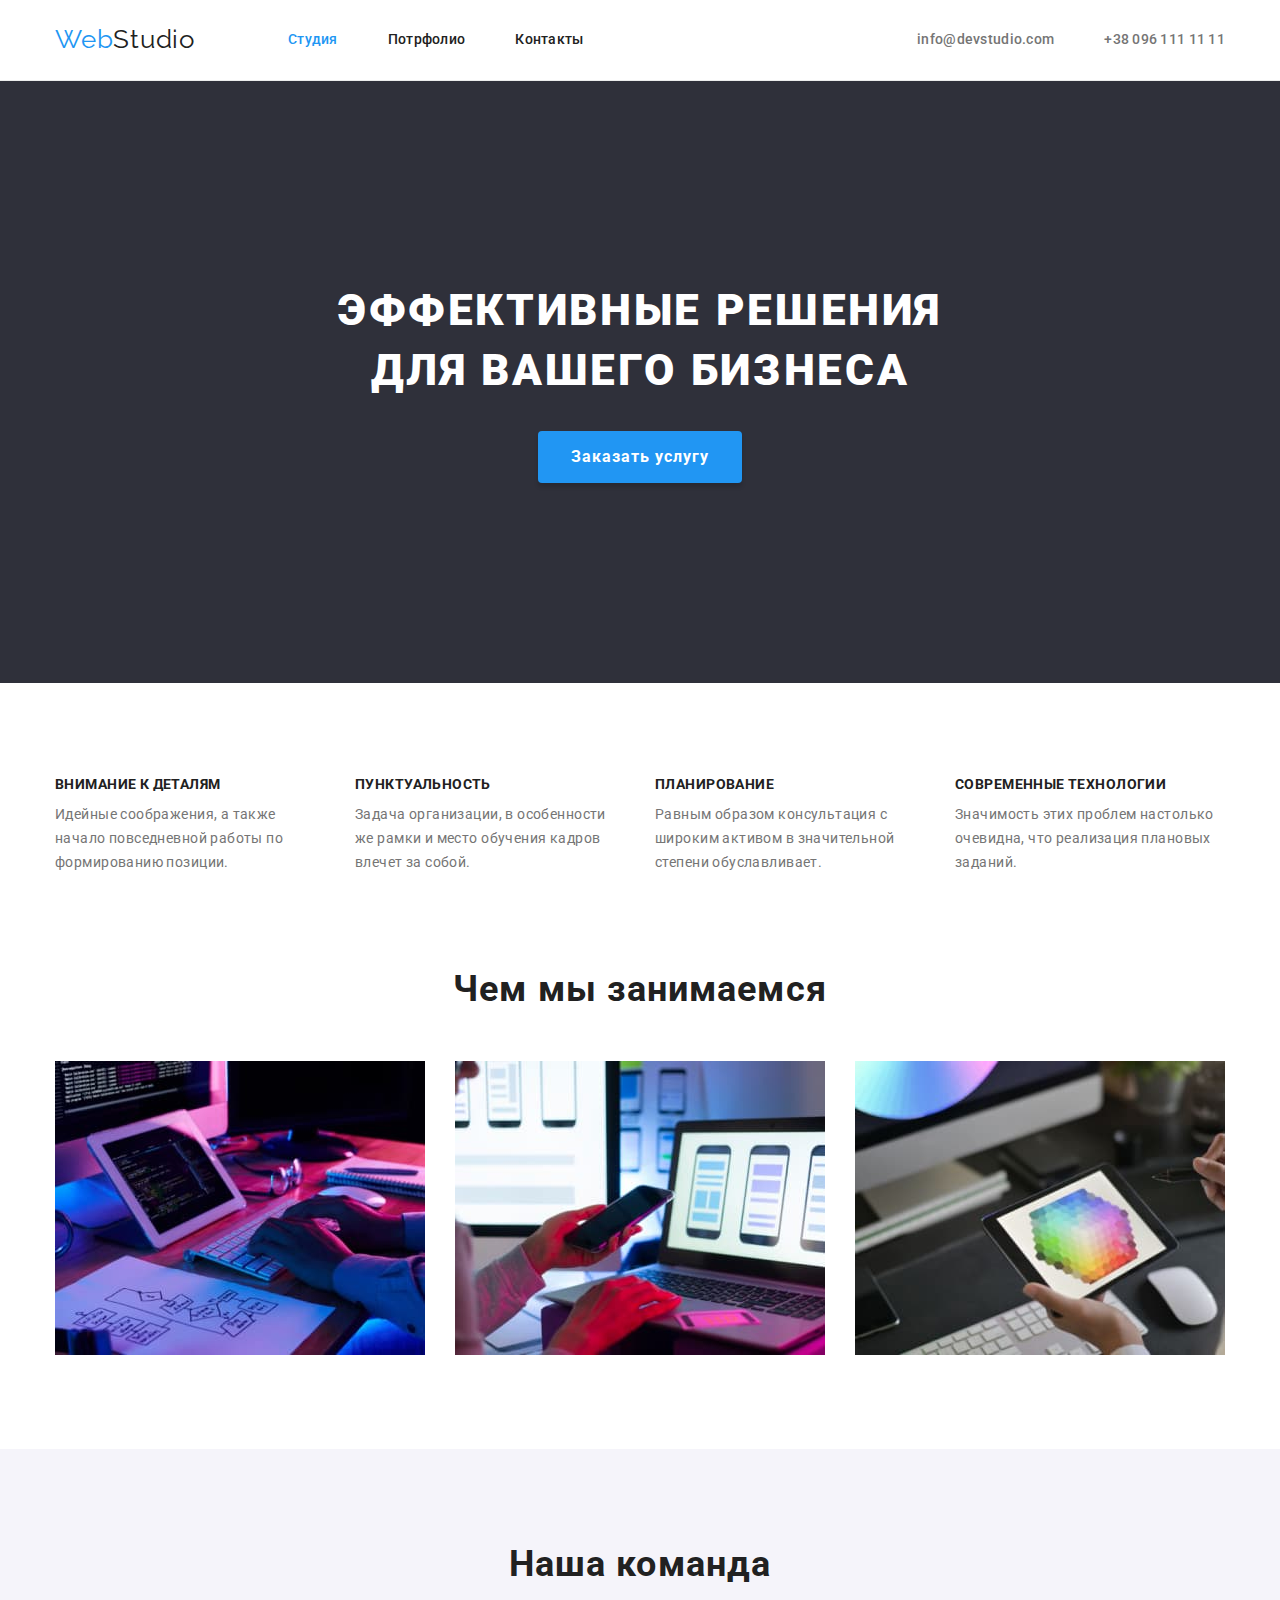
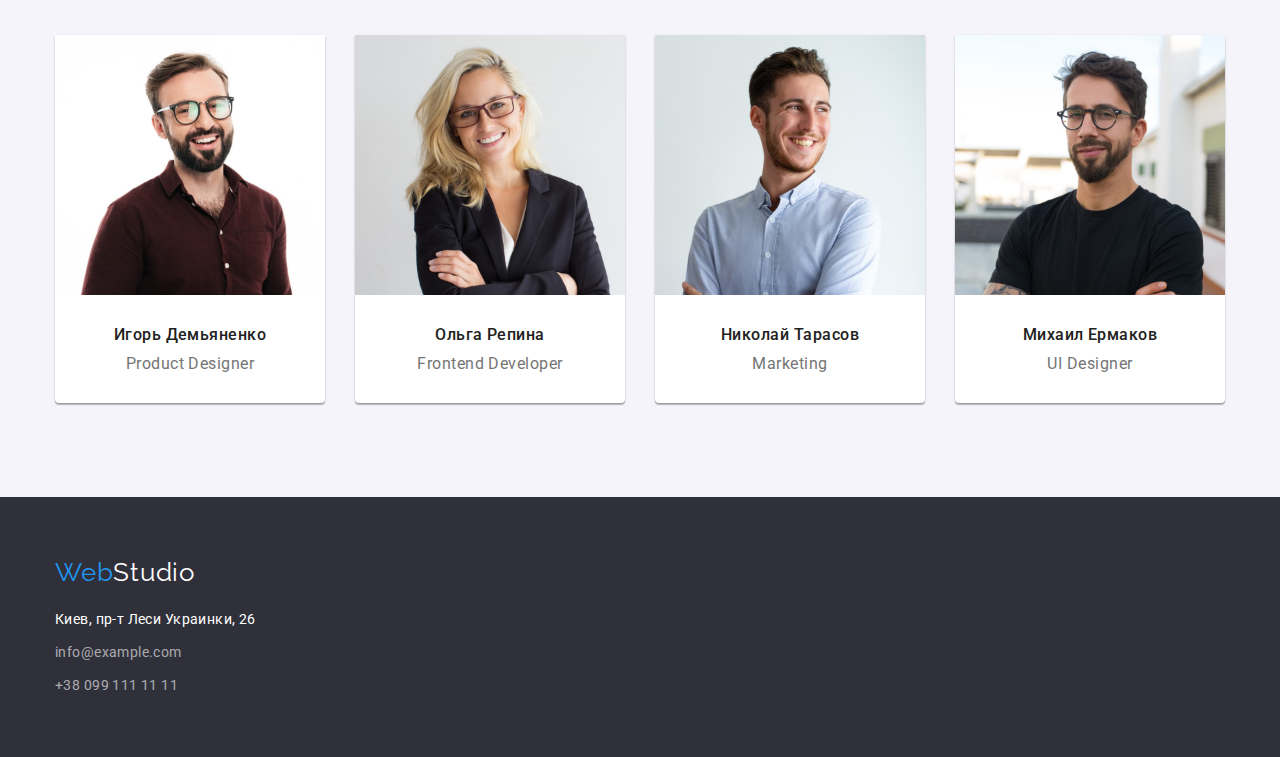
<file: index.html>
<!DOCTYPE html>
<html lang="ru">

<head>
    <meta charset="UTF-8" />
    <meta http-equiv="X-UA-Compatible" content="IE=edge" />
    <meta name="viewport" content="width=device-width, initial-scale=1.0" />
    <title>Studio</title>
    <link rel="preconnect" href="https://fonts.googleapis.com" />
    <link rel="preconnect" href="https://fonts.gstatic.com" crossorigin />
    <link href="https://fonts.googleapis.com/css2?family=Raleway:wght@700&family=Roboto:wght@400;500;700;900&display=swap" rel="stylesheet" />
    <link rel="stylesheet" href="https://cdnjs.cloudflare.com/ajax/libs/modern-normalize/1.1.0/modern-normalize.min.css" />
    <link rel="stylesheet" href="./css/styles.css" />
</head>

<body class="page">
    <!--Хедер-->
    <header class="header">
        <div class="conteiner">
            <nav class="header-nav">
                <ul class="header-list list">
                    <li class="header-item">
                        <a href="/" class="logo"><span class="first-logo">Web</span><span class="second-logo">Studio</span></a
              >
            </li>
            <li class="header-item">
              <a href="./index.html" class="header-link current">Студия</a>
                    </li>
                    <li class="header-item">
                        <a href="./portfolio.html" class="header-link">Потрфолио</a>
                    </li>
                    <li class="header-item">
                        <a href="#" class="header-link">Контакты</a>
                    </li>
                </ul>
            </nav>
            <ul class="header-list list">
                <li class="header-item">
                    <a href="mailto:info@devstudio.com" class="header-link mail">info@devstudio.com</a>
                </li>
                <li class="header-item">
                    <a href="tel:+380961111111" class="header-link tel">+38 096 111 11 11</a>
                </li>
            </ul>
        </div>
    </header>
    <main>
        <!--Охотник-->
        <section class="hunter section">
            <div class="conteiner">
                <h1 class="hunter-text">Эффективные решения для вашего бизнеса</h1>
                <button type="button" class="hunter-btn">Заказать услугу</button>
            </div>
        </section>
        <!--Преимущества-->
        <section class="advantage section">
            <div class="conteiner">
                <h2 class="advantage-title visually-hidden">Преимущества</h2>

                <ul class="advantage-list list">
                    <li class="advantage-item">
                        <h3 class="advantage-quality">Внимание к деталям</h3>
                        <p class="advantage-text">
                            Идейные соображения, а также начало повседневной работы по формированию позиции.
                        </p>
                    </li>
                    <li class="advantage-item">
                        <h3 class="advantage-quality">Пунктуальность</h3>
                        <p class="advantage-text">
                            Задача организации, в особенности же рамки и место обучения кадров влечет за собой.
                        </p>
                    </li>
                    <li class="advantage-item">
                        <h3 class="advantage-quality">Планирование</h3>
                        <p class="advantage-text">
                            Равным образом консультация с широким активом в значительной степени обуславливает.
                        </p>
                    </li>
                    <li class="advantage-item">
                        <h3 class="advantage-quality">Современные технологии</h3>
                        <p class="advantage-text">
                            Значимость этих проблем настолько очевидна, что реализация плановых заданий.
                        </p>
                    </li>
                </ul>
            </div>
        </section>
        <!--Чем мы занимаемся-->
        <section class="our-work section">
            <div class="conteiner">
                <h2 class="our-work-title">Чем мы занимаемся</h2>
                <ul class="our-work-list list">
                    <li class="our-work-item">
                        <img src="./images/pc.jpg" alt="работа за компьютером" width="370" />
                    </li>
                    <li class="our-work-item">
                        <img src="./images/notebook.jpg" alt="работа за ноутбуком" width="370" />
                    </li>
                    <li class="our-work-item">
                        <img src="./images/tablet.jpg" alt="работа с планшетом" width="370" />
                    </li>
                </ul>
            </div>
        </section>
        <!--Наша команда-->
        <section class="workers section">
            <div class="conteiner">
                <h2 class="workers-title">Наша команда</h2>
                <ul class="workers-list list">
                    <li class="workers-item">
                        <img src="./images/i.demyanenko.jpg" alt="Игорь Демьяненко" width="270" />
                        <div class="team">
                            <h3 class="wokers-names">Игорь Демьяненко</h3>
                            <p class="workers-position">Product Designer</p>
                        </div>
                    </li>
                    <li class="workers-item">
                        <img src="./images/o.repina.jpg" alt="Ольга Репина" width="270" />
                        <div class="team">
                            <h3 class="wokers-names">Ольга Репина</h3>
                            <p class="workers-position">Frontend Developer</p>
                        </div>
                    </li>
                    <li class="workers-item">
                        <img src="./images/n.tarasov.jpg" alt="Николай Тарасов" width="270" />
                        <div class="team">
                            <h3 class="wokers-names">Николай Тарасов</h3>
                            <p class="workers-position">Marketing</p>
                        </div>
                    </li>
                    <li class="workers-item">
                        <img src="./images/m.ermakov.jpg" alt="Михаил Ермаков" width="270" />
                        <div class="team">
                            <h3 class="wokers-names">Михаил Ермаков</h3>
                            <p class="workers-position">UI Designer</p>
                        </div>
                    </li>
                </ul>
            </div>
        </section>
    </main>
    <!--Футер-->
    <footer class="footer">
        <div class="conteiner">
            <a href="/" class="logo footer"><span class="first-logo">Web</span><span class="second-logo">Studio</span></a
        >
        <address class="adress">
          <ul class="adress-list list">
            <li class="adress-item">
              <a
                href="https://www.google.com.ua/maps/place/%D0%B1%D1%83%D0%BB.+%D0%9B%D0%B5%D1%81%D0%B8+%D0%A3%D0%BA%D1%80%D0%B0%D0%B8%D0%BD%D0%BA%D0%B8,+26,+%D0%9A%D0%B8%D0%B5%D0%B2,+02000/@50.4265841,30.5361971,17z/data=!4m13!1m7!3m6!1s0x40d4cf0e033ecbe9:0x57a4dffefec77da0!2z0LHRg9C7LiDQm9C10YHQuCDQo9C60YDQsNC40L3QutC4LCAyNiwg0JrQuNC10LIsIDAyMDAw!3b1!8m2!3d50.4265807!4d30.5383858!3m4!1s0x40d4cf0e033ecbe9:0x57a4dffefec77da0!8m2!3d50.4265807!4d30.5383858?hl=ru"
                class="adress-link link"
                target="_blank"
              >
                Киев, пр-т Леси Украинки, 26</a
              >
            </li>
            <li class="adress-item">
              <a href="mailto:info@example.com" class="adress-mail link">info@example.com</a>
            </li>
            <li class="adress-item">
                <a href="tel:+380991111111" class="adress-tel link">+38 099 111 11 11</a>
            </li>
            </ul>
            </address>
        </div>
    </footer>
</body>

</html>
</file>
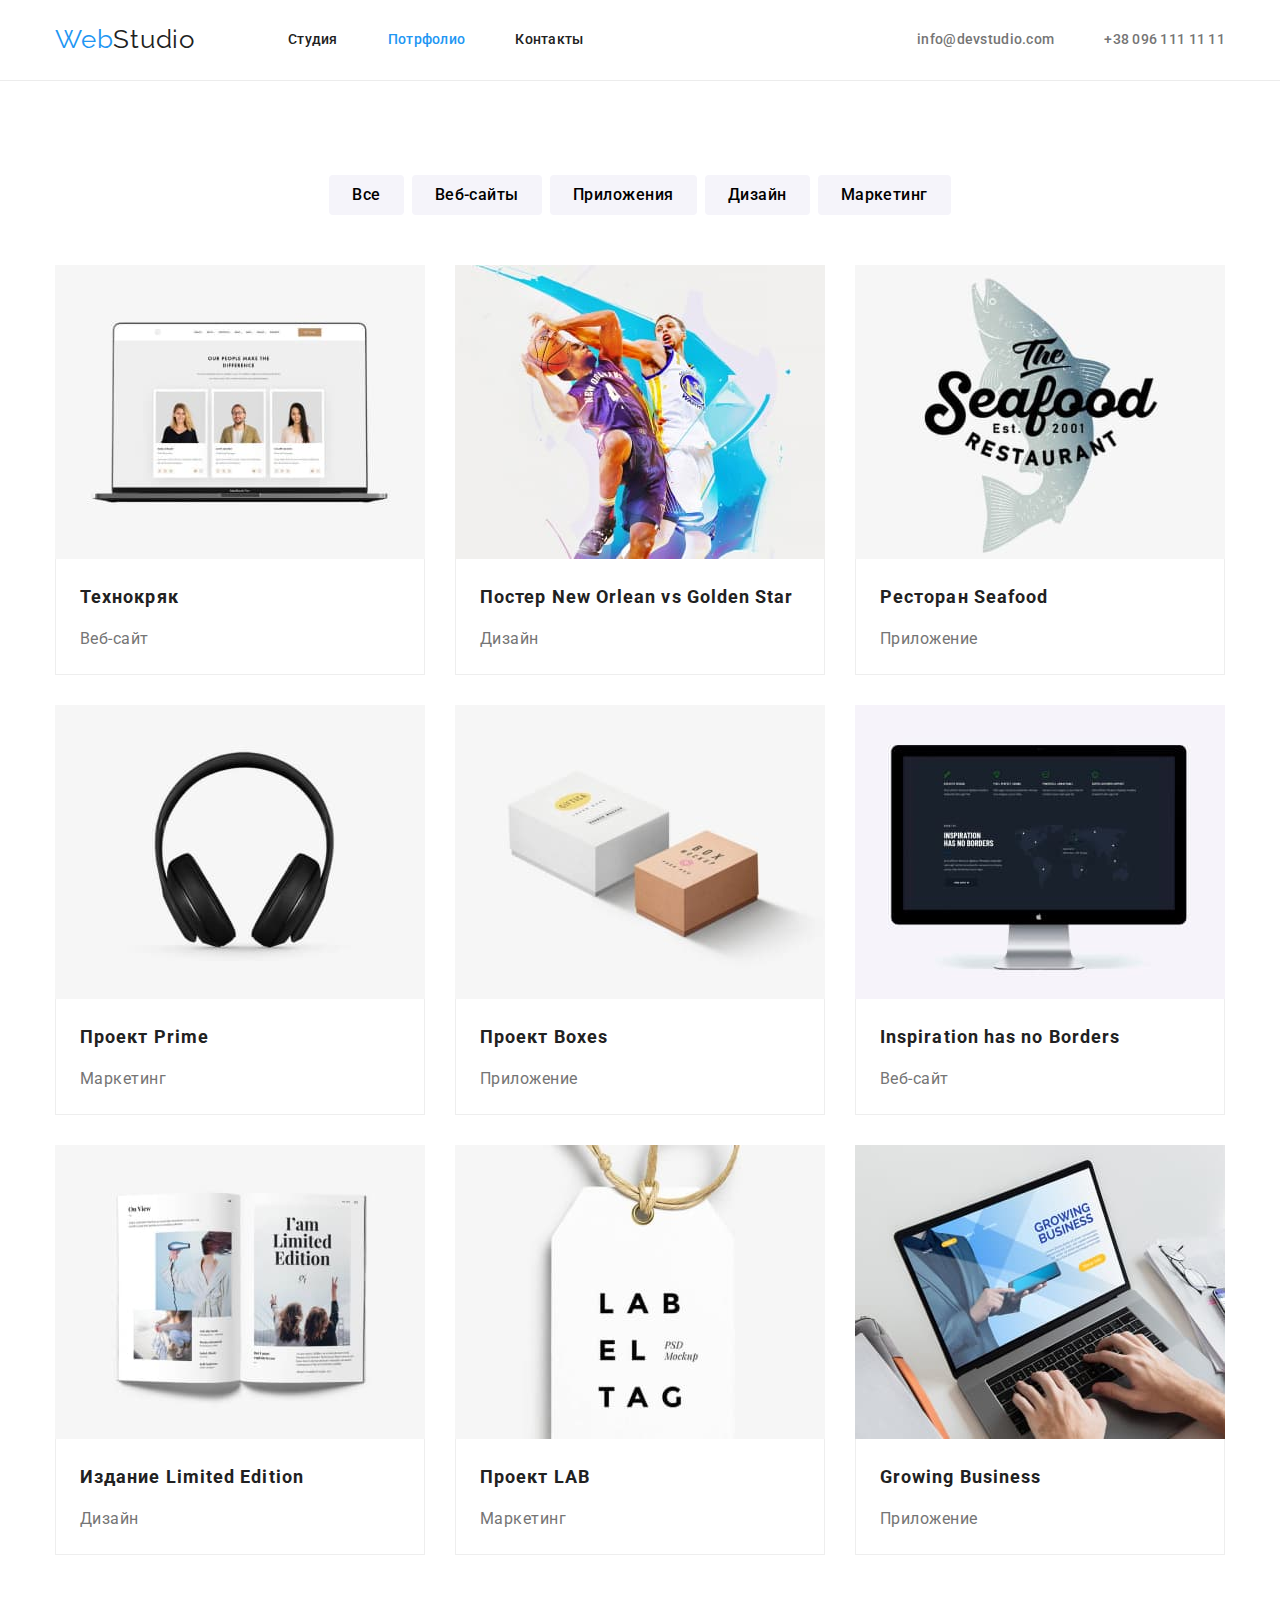
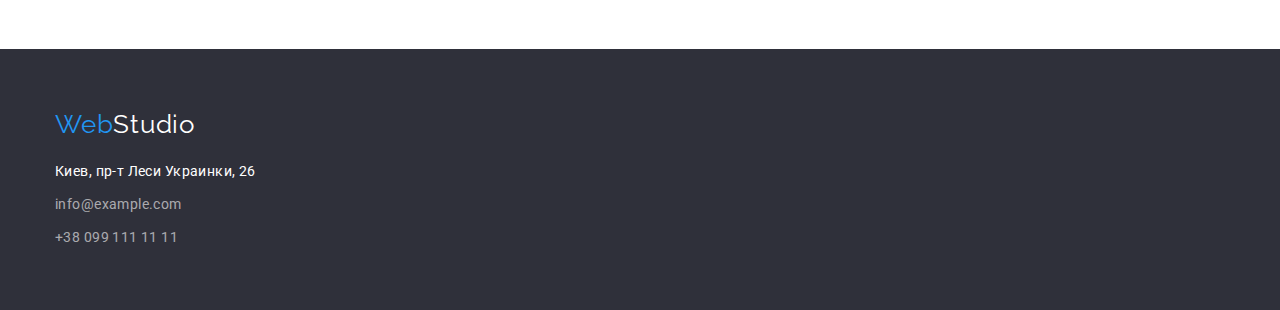
<file: portfolio.html>
<!DOCTYPE html>
<html lang="ru">

<head>
    <meta charset="UTF-8" />
    <meta http-equiv="X-UA-Compatible" content="IE=edge" />
    <meta name="viewport" content="width=device-width, initial-scale=1.0" />
    <title>Portfolio</title>
    <link rel="preconnect" href="https://fonts.googleapis.com" />
    <link rel="preconnect" href="https://fonts.gstatic.com" crossorigin />
    <link href="https://fonts.googleapis.com/css2?family=Raleway:wght@700&family=Roboto:wght@400;500;700;900&display=swap" rel="stylesheet" />
    <link rel="stylesheet" href="https://cdnjs.cloudflare.com/ajax/libs/modern-normalize/1.1.0/modern-normalize.min.css" />
    <link rel="stylesheet" href="./css/styles.css" />
</head>

<body class="page">
    <!--Хедер-->
    <header class="header">
        <div class="conteiner">
            <nav class="header-nav">
                <ul class="header-list list">
                    <li class="header-item">
                        <a href="/" class="logo"><span class="first-logo">Web</span><span class="second-logo">Studio</span></a
              >
            </li>
            <li class="header-item">
              <a href="./index.html" class="header-link">Студия</a>
                    </li>
                    <li class="header-item">
                        <a href="./portfolio.html" class="header-link current">Потрфолио</a>
                    </li>
                    <li class="header-item">
                        <a href="#" class="header-link">Контакты</a>
                    </li>
                </ul>
            </nav>
            <ul class="header-list list">
                <li class="header-item">
                    <a href="mailto:info@devstudio.com" class="header-link mail">info@devstudio.com</a>
                </li>
                <li class="header-item">
                    <a href="tel:+380961111111" class="header-link tel">+38 096 111 11 11</a>
                </li>
            </ul>
        </div>
    </header>

    <!--Основна секція-->
    <main>
        <section class="portfolio section">
            <div class="conteiner">
                <h1 class="portfolio-title visually-hidden">Примеры работ</h1>
                <!--Кнопки для фільтру-->
                <ul class="portfolio-list list">
                    <li class="btn-item">
                        <button type="button" class="portfolio-btn">Все</button>
                    </li>
                    <li class="btn-item"><button type="button" class="portfolio-btn">Веб-сайты</button></li>
                    <li class="btn-item">
                        <button type="button" class="portfolio-btn">Приложения</button>
                    </li>
                    <li class="btn-item"><button type="button" class="portfolio-btn">Дизайн</button></li>
                    <li class="btn-item"><button type="button" class="portfolio-btn">Маркетинг</button></li>
                </ul>
                <!--Картинки-посилання-->
                <ul class="portfolio list">
                    <li class="portfolio-item">
                        <a href="#" class="portfolio-link link">
                            <img src="./images/img.jpg" alt="ноутбук" width="370" />
                            <div class="project">
                                <h2 class="portfolio-name">Технокряк</h2>
                                <p class="portfolio-kind">Веб-сайт</p>
                            </div>
                        </a>
                    </li>
                    <li class="portfolio-item">
                        <a href="#" class="portfolio-link link">
                            <img src="./images/img1.jpg" alt="два баскетболиста" width="370" />
                            <div class="project">
                                <h2 class="portfolio-name">Постер New Orlean vs Golden Star</h2>
                                <p class="portfolio-kind">Дизайн</p>
                            </div>
                        </a>
                    </li>
                    <li class="portfolio-item">
                        <a href="#" class="portfolio-link link">
                            <img src="./images/img(2).jpg" alt="эмблема ресторана" width="370" />
                            <div class="project">
                                <h2 class="portfolio-name">Ресторан Seafood</h2>
                                <p class="portfolio-kind">Приложение</p>
                            </div>
                        </a>
                    </li>
                    <li class="portfolio-item">
                        <a href="#" class="portfolio-link link">
                            <img src="./images/img(3).jpg" alt="наушники" width="370" />
                            <div class="project">
                                <h2 class="portfolio-name">Проект Prime</h2>
                                <p class="portfolio-kind">Маркетинг</p>
                            </div>
                        </a>
                    </li>
                    <li class="portfolio-item">
                        <a href="#" class="portfolio-link link">
                            <img src="./images/img(4).jpg" alt="коробки" width="370" />
                            <div class="project">
                                <h2 class="portfolio-name">Проект Boxes</h2>
                                <p class="portfolio-kind">Приложение</p>
                            </div>
                        </a>
                    </li>
                    <li class="portfolio-item">
                        <a href="#" class="portfolio-link link">
                            <img src="./images/img(5).jpg" alt="монитор" width="370" />
                            <div class="project">
                                <h2 class="portfolio-name">Inspiration has no Borders</h2>
                                <p class="portfolio-kind">Веб-сайт</p>
                            </div>
                        </a>
                    </li>
                    <li class="portfolio-item">
                        <a href="#" class="portfolio-link link">
                            <img src="./images/img(6).jpg" alt="книга" width="370" />
                            <div class="project">
                                <h2 class="portfolio-name">Издание Limited Edition</h2>
                                <p class="portfolio-kind">Дизайн</p>
                            </div>
                        </a>
                    </li>
                    <li class="portfolio-item">
                        <a href="#" class="portfolio-link link">
                            <img src="./images/img(7).jpg" alt="этикетка lab" width="370" />
                            <div class="project">
                                <h2 class="portfolio-name">Проект LAB</h2>
                                <p class="portfolio-kind">Маркетинг</p>
                            </div>
                        </a>
                    </li>
                    <li class="portfolio-item">
                        <a href="#" class="portfolio-link link">
                            <img src="./images/img(8).jpg" alt="работа за ноутбуком" width="370" />
                            <div class="project">
                                <h2 class="portfolio-name">Growing Business</h2>
                                <p class="portfolio-kind">Приложение</p>
                            </div>
                        </a>
                    </li>
                </ul>
            </div>
        </section>
    </main>
    <!--Футер-->
    <footer class="footer">
        <div class="conteiner">
            <a href="/" class="logo footer"><span class="first-logo">Web</span><span class="second-logo">Studio</span></a
        >
        <address class="adress">
          <ul class="adress-list list">
            <li class="adress-item">
              <a
                href="https://www.google.com.ua/maps/place/%D0%B1%D1%83%D0%BB.+%D0%9B%D0%B5%D1%81%D0%B8+%D0%A3%D0%BA%D1%80%D0%B0%D0%B8%D0%BD%D0%BA%D0%B8,+26,+%D0%9A%D0%B8%D0%B5%D0%B2,+02000/@50.4265841,30.5361971,17z/data=!4m13!1m7!3m6!1s0x40d4cf0e033ecbe9:0x57a4dffefec77da0!2z0LHRg9C7LiDQm9C10YHQuCDQo9C60YDQsNC40L3QutC4LCAyNiwg0JrQuNC10LIsIDAyMDAw!3b1!8m2!3d50.4265807!4d30.5383858!3m4!1s0x40d4cf0e033ecbe9:0x57a4dffefec77da0!8m2!3d50.4265807!4d30.5383858?hl=ru"
                class="adress-link link"
                target="_blank"
              >
                Киев, пр-т Леси Украинки, 26</a
              >
            </li>
            <li class="adress-item">
              <a href="mailto:info@example.com" class="adress-mail link">info@example.com</a>
            </li>
            <li class="adress-item">
                <a href="tel:+380991111111" class="adress-tel link">+38 099 111 11 11</a>
            </li>
            </ul>
            </address>
        </div>
    </footer>
</body>

</html>
</file>
<file: css/styles.css>
:root {
    --primary-text-color: #757575;
    --title-text-color: #212121;
    --accent-color: #2196f3;
    --main-color-background: #ffffff;
    --hunter-footer-backg-color: #2f303a;
    --secondary-text-color: #ffffff;
}


/*---------------------STUDIO----------------------*/

body {
    margin: 0;
    font-family: 'Roboto', 'Raleway', sans-serif;
    color: var(--primary-text-color);
}

h1,
h2,
h3,
h4,
h5,
h6,
ul,
p {
    margin: 0;
    padding: 0;
}

img {
    display: block;
    width: 100%;
    height: auto;
}

.conteiner {
    width: 1200px;
    margin: 0 auto;
    padding: 0 15px;
}

.section {
    padding-top: 94px;
    padding-bottom: 94px;
}

.visually-hidden {
    position: absolute;
    white-space: nowrap;
    width: 1px;
    height: 1px;
    overflow: hidden;
    border: 0;
    padding: 0;
    clip: rect(0 0 0 0);
    clip-path: inset(50%);
    margin: -1px;
}

.list {
    list-style: none;
}


/*--------------------------Header-------------------------*/

.header {
    border-bottom: 1px solid #ececec;
    background-color: var(--main-color-background);
    padding-top: 24px;
    padding-bottom: 25px;
}

.header-link.current {
    color: var(--accent-color);
}


/*---------------------Логотип-------------------------*/

.logo {
    font-family: 'Raleway', sans-serif;
    font-size: 26px;
    line-height: 1.19;
    text-decoration: none;
    letter-spacing: 0.03em;
}

.first-logo {
    color: var(--accent-color);
}

.second-logo {
    color: var(--title-text-color);
}


/*------------------------Navigation-------------------*/

.header-link {
    font-weight: 500;
    font-size: 14px;
    line-height: 1.14;
    letter-spacing: 0.02em;
    color: var(--title-text-color);
    text-decoration: none;
}

.header-link:hover,
.header-link:focus {
    color: var(--accent-color);
}

.mail,
.tel {
    color: var(--primary-text-color);
}

.header .conteiner {
    display: flex;
}

.header-list {
    display: flex;
    align-items: center;
}

.header-nav+.header-list {
    margin-left: auto;
}

.header-item {
    margin-right: 50px;
}

.header-item:last-child {
    margin-right: 0;
}

.header-nav .header-item:nth-child(1) {
    margin-right: 93px;
}

.header-item .header-link {
    padding-top: 32px;
    padding-bottom: 32px;
}

.header-item .logo {
    padding-top: 24px;
    padding-bottom: 25px;
}


/*-------------------Hunter------------------------*/

.hunter {
    background-color: var(--hunter-footer-backg-color);
}

.hunter.section {
    padding-bottom: 200px;
    padding-top: 200px;
    text-align: center;
}

.hunter-text {
    font-weight: 900;
    font-size: 44px;
    line-height: 1.36;
    letter-spacing: 0.06em;
    color: var(--secondary-text-color);
    text-transform: uppercase;
    max-width: 696px;
    margin-bottom: 30px;
    margin-right: auto;
    margin-left: auto;
}


/*--------КНОПКА------*/

.hunter-btn {
    border: 1px solid transparent;
    font-weight: 700;
    background-color: var(--accent-color);
    font-size: 16px;
    line-height: 1.88;
    letter-spacing: 0.06em;
    color: var(--secondary-text-color);
    cursor: pointer;
    box-shadow: 0px 4px 4px rgba(0, 0, 0, 0.15);
    border-radius: 4px;
    margin: 0 auto;
    border: 1px solid transparent;
    min-width: 200px;
    padding: 10px 32px;
}

.hunter-btn:hover,
.hunter-btn:focus {
    background-color: #188ce8;
}


/*------------------Преимущества*-------------------*/

.advantage-quality {
    font-size: 14px;
    line-height: 1.14;
    letter-spacing: 0.03em;
    color: var(--title-text-color);
    text-transform: uppercase;
    margin-bottom: 10px;
}

.advantage-text {
    font-size: 14px;
    line-height: 1.71;
    letter-spacing: 0.03em;
    max-width: 270px;
}

.advantage-list {
    display: flex;
    justify-content: space-between;
}


/*-----------Чем занимаемся----------*/

.our-work-title {
    font-size: 36px;
    line-height: 1.17;
    text-align: center;
    letter-spacing: 0.03em;
    color: var(--title-text-color);
    margin-bottom: 50px;
}

.our-work.section {
    padding-top: 0;
}

.our-work-list {
    display: flex;
    justify-content: space-between;
}


/*---------------------OUR TEAM*------------------------*/

.workers {
    background-color: #f5f4fa;
}

.workers-title {
    font-size: 36px;
    line-height: 1.17;
    text-align: center;
    letter-spacing: 0.03em;
    color: var(--title-text-color);
    margin-bottom: 50px;
}

.wokers-names {
    font-weight: 500;
    font-size: 16px;
    line-height: 1.19;
    letter-spacing: 0.03em;
    color: var(--title-text-color);
    margin-bottom: 10px;
}

.workers-position {
    font-size: 16px;
    line-height: 1.19;
    letter-spacing: 0.03em;
    color: var(--primary-text-color);
}

.workers-list {
    display: flex;
    gap: 30px;
}

.workers-item {
    box-shadow: 0px 1px 3px rgba(0, 0, 0, 0.12), 0px 1px 1px rgba(0, 0, 0, 0.14), 0px 2px 1px rgba(0, 0, 0, 0.2);
    border-radius: 0px 0px 4px 4px;
    text-align: center;
    background-color: #ffffff;
}

.team {
    padding-top: 30px;
    padding-bottom: 30px;
}


/*--------------------FOOTER--------------------*/

.footer .second-logo {
    color: #ffffff;
}

.footer {
    background-color: var(--hunter-footer-backg-color);
    padding-bottom: 60px;
    padding-top: 60px;
}

.logo.footer {
    padding: 0;
    margin-bottom: 20px;
    display: block;
}

.link {
    font-style: normal;
    text-decoration: none;
}

.link:hover,
.link:focus {
    color: var(--accent-color);
}

.adress-link {
    font-size: 14px;
    line-height: 1.71;
    letter-spacing: 0.03em;
    color: var(--secondary-text-color);
}

.adress-mail,
.adress-tel {
    font-size: 14px;
    line-height: 1.71;
    letter-spacing: 0.03em;
    color: rgba(255, 255, 255, 0.6);
    display: block;
}

.adress-item:not(:last-child) {
    margin-bottom: 9px;
}


/*------------------PORTFOLIO--------------------*/


/*-----------КНОПКИ----------*/

.portfolio-list {
    display: flex;
    justify-content: center;
    margin-bottom: 50px;
}

.btn-item+.btn-item {
    margin-left: 8px;
}

.portfolio-btn {
    font-family: inherit;
    font-weight: 500;
    font-size: 16px;
    line-height: 1.62;
    text-align: center;
    letter-spacing: 0.03em;
    cursor: pointer;
    background-color: #f5f4fa;
    border-radius: 4px;
    min-width: 71px;
    padding: 6px 22px;
    border: 1px solid transparent;
}

.portfolio-btn:hover,
.portfolio-btn:focus {
    color: var(--secondary-text-color);
    background-color: var(--accent-color);
}


/*---------------Проекти---------------*/

.portfolio-name {
    font-size: 18px;
    line-height: 2;
    letter-spacing: 0.06em;
    color: var(--title-text-color);
    margin-bottom: 9px;
}

.portfolio-kind {
    font-size: 16px;
    line-height: 1.88;
    letter-spacing: 0.03em;
    color: var(--primary-text-color);
}

.portfolio.list {
    display: flex;
    flex-wrap: wrap;
    gap: 30px;
}

.project {
    padding: 20px 24px;
    border-bottom: 1px solid #eeeeee;
    border-left: 1px solid #eeeeee;
    border-right: 1px solid #eeeeee;
}
</file>
